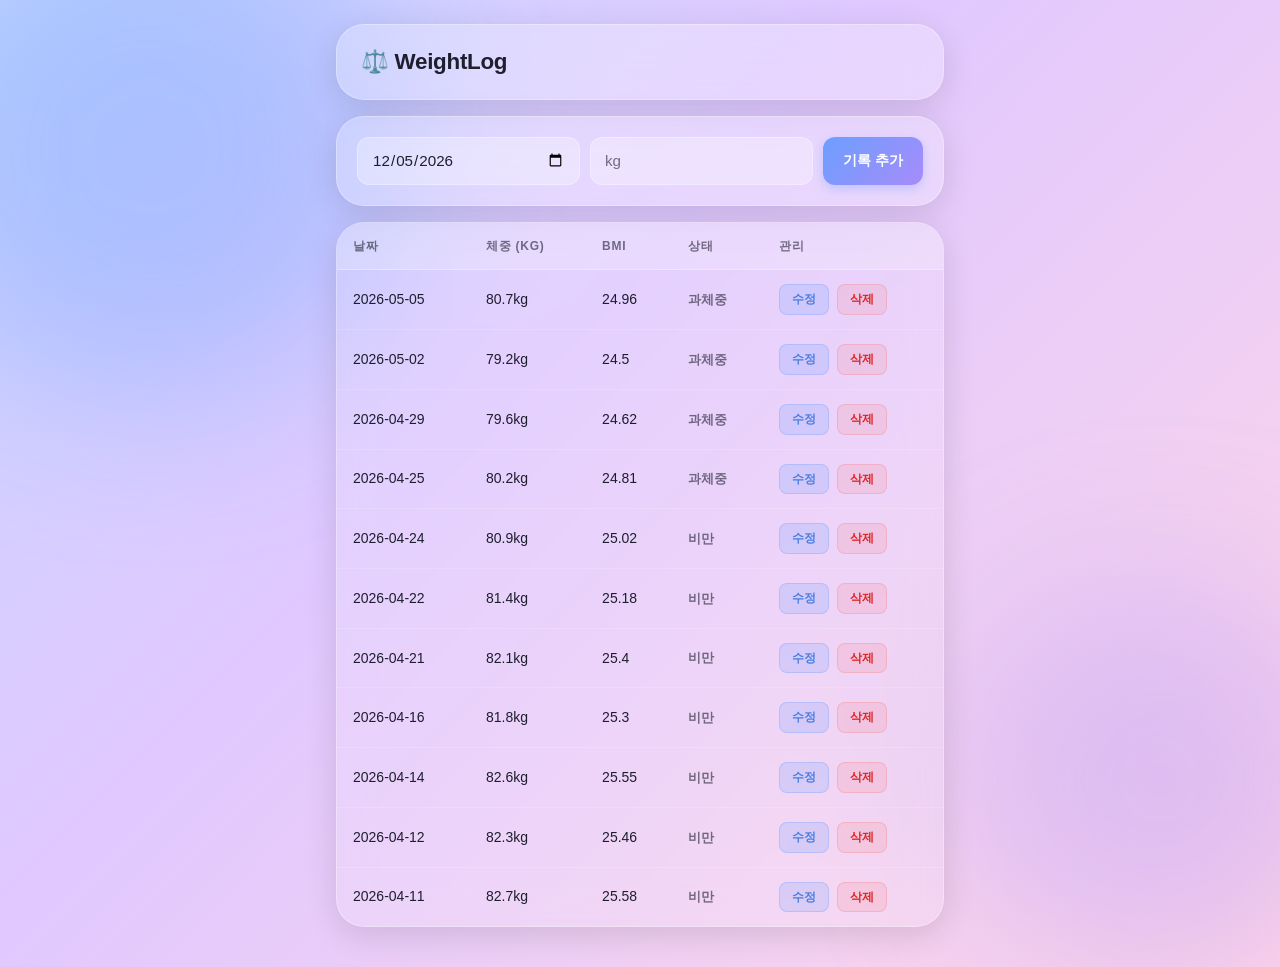
<file: index.html>
<!doctype html>
<html lang="ko">
  <head>
    <meta charset="UTF-8" />
    <meta name="viewport" content="width=device-width, initial-scale=1.0" />
    <title>WeightLog</title>

    <!-- 스타일 -->
    <link rel="stylesheet" href="css/reset.css" />
    <link rel="stylesheet" href="css/style.css" />

    <!-- JS 모듈 로드 순서: utils → storage → bmi → render → app -->
    <script src="js/utils.js" defer></script>
    <script src="js/storage.js" defer></script>
    <script src="js/bmi.js" defer></script>
    <script src="js/render.js" defer></script>
    <script src="js/app.js" defer></script>
  </head>
  <body>
    <!-- 첫 방문 시 노출 / LocalStorage에 기본정보 없으면 표시 -->
  <section id="setup-section">
    <h1>⚖️ WeightLog</h1>
    <h2>기본 정보를 입력해주세요</h2>
    <div class="setup-form">
      <div class="gender-group">
        <label>성별</label>
        <div class="radio-options">
            <label><input type="radio" name="gender" value="male" /> 남성</label>
            <label><input type="radio" name="gender" value="female" /> 여성</label>
        </div>
        </div>
        <div class="height-group">
          <label for="height-input">키 (cm)</label>
          <input type="number" id="height-input" placeholder="170" />
        </div>
        <div class="consent-group">
          <p>정보 저장 방식</p>
          <div class="consent-options">
              <label><input type="radio" name="consent" value="cookie" /> 쿠키에 저장 (브라우저를 닫아도 유지)</label>
              <label><input type="radio" name="consent" value="session" /> 세션에 저장 (브라우저를 닫으면 삭제)</label>
          </div>
        </div>
        <button id="setup-save-btn">시작하기</button>
    </div>
  </section>

    <!-- 재방문 or 기본정보 저장 후 노출 -->
    <main id="main-section">
      <header>
        <h1>⚖️ WeightLog</h1>
      </header>

      <!-- 날짜 + 체중 입력 폼 -->
      <section id="form-section">
        <input type="date" id="date-input" />
        <input type="number" id="weight-input" placeholder="kg" />
        <button id="weight-save-btn">기록 추가</button>
      </section>

      <!-- 기록 목록 / render.js가 tbody를 동적으로 채움 -->
      <section id="list-section">
        <table>
          <thead>
            <tr>
              <th>날짜</th>
              <th>체중 (kg)</th>
              <th>BMI</th>
              <th>상태</th>
              <th>관리</th>
            </tr>
          </thead>
          <tbody id="weight-list"></tbody>
        </table>
      </section>
    </main>
  </body>
</html>
</file>
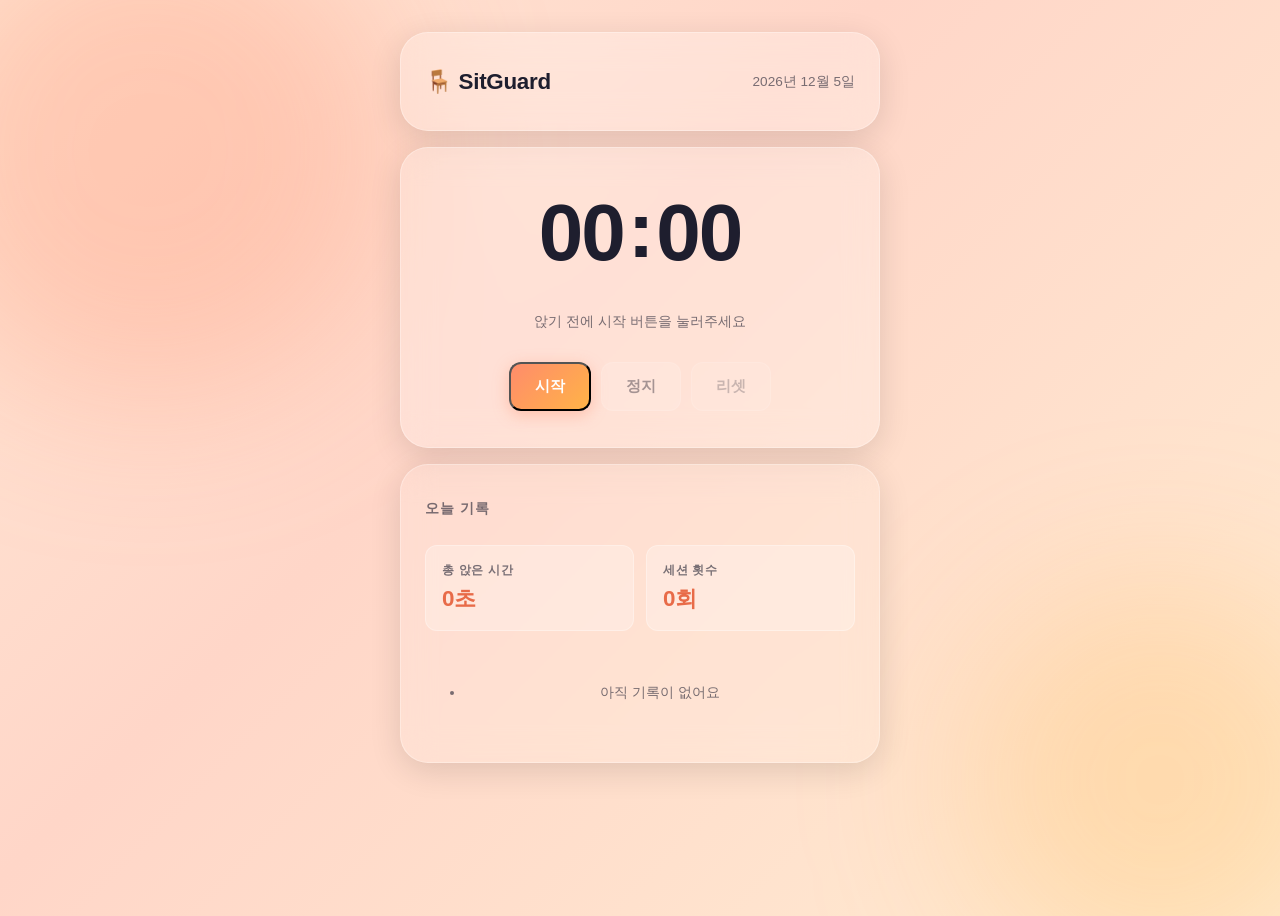
<file: sit-guard/index.html>
<!doctype html>
<html lang="ko">
  <head>
    <meta charset="UTF-8" />
    <meta name="viewport" content="width=device-width, initial-scale=1.0" />
    <title>SitGuard</title>

    <!-- 스타일 -->
    <link rel="stylesheet" href="css/reset.css" />
    <link rel="stylesheet" href="css/style.css" />

    <!-- JS 모듈 로드 순서: storage → timer → app -->
    <script src="js/storage.js" defer></script>
    <script src="js/timer.js" defer></script>
    <script src="js/app.js" defer></script>
  </head>
  <body>
    <main id="main-section">

      <header>
        <h1>🪑 SitGuard</h1>
        <p id="today-date"></p>
      </header>

      <!-- 타이머 섹션 -->
      <section id="timer-section">
        <div id="timer-display">
          <span id="timer-minutes">00</span>
          <span class="timer-colon">:</span>
          <span id="timer-seconds">00</span>
        </div>
        <p id="timer-status">앉기 전에 시작 버튼을 눌러주세요</p>
        <div id="timer-controls">
          <button id="start-btn">시작</button>
          <button id="stop-btn" disabled>정지</button>
          <button id="reset-btn" disabled>리셋</button>
        </div>
      </section>

      <!-- 경고 배너 (30분 초과 시 표시) -->
      <section id="warning-section" class="hidden">
        <p>⚠️ 30분 이상 앉아 있어요! 잠깐 일어나세요.</p>
      </section>

      <!-- 오늘 기록 섹션 -->
      <section id="record-section">
        <h2>오늘 기록</h2>
        <div id="summary">
          <div class="summary-item">
            <span class="summary-label">총 앉은 시간</span>
            <span id="total-time" class="summary-value">0분</span>
          </div>
          <div class="summary-item">
            <span class="summary-label">세션 횟수</span>
            <span id="session-count" class="summary-value">0회</span>
          </div>
        </div>
        <ul id="session-list">
          <!-- storage에서 동적으로 채움 -->
        </ul>
      </section>

    </main>
  </body>
</html>
</file>
<file: css/style.css>
/* =====================
   CSS 변수
   ===================== */
:root {
    --glass-bg: rgba(255, 255, 255, 0.15);
    --glass-bg-strong: rgba(255, 255, 255, 0.25);
    --glass-border: rgba(255, 255, 255, 0.3);
    --glass-shadow: 0 8px 32px rgba(0, 0, 0, 0.12);
    --glass-blur: blur(16px);

    --color-primary: #6c9fff;
    --color-primary-dark: #4a7fe0;
    --color-accent: #a78bfa;
    --color-text: #1e1e2e;
    --color-text-light: rgba(30, 30, 46, 0.6);
    --color-white: #ffffff;

    --status-normal: #34d399;
    --status-underweight: #60a5fa;
    --status-overweight: #fbbf24;
    --status-obese: #f87171;

    --radius-sm: 12px;
    --radius-md: 20px;
    --radius-lg: 28px;

    --font-display: 'Pretendard', 'Apple SD Gothic Neo', sans-serif;
}

/* =====================
   배경
   ===================== */
body {
    font-family: var(--font-display);
    color: var(--color-text);
    background: linear-gradient(135deg, #c8d8ff 0%, #e0c8ff 40%, #ffd6e8 100%);
    min-height: 100vh;
    position: relative;
    overflow-x: hidden;
}

/* 배경 블러 오브 */
body::before,
body::after {
    content: '';
    position: fixed;
    border-radius: 50%;
    filter: blur(80px);
    z-index: 0;
    pointer-events: none;
}

body::before {
    width: 500px;
    height: 500px;
    background: rgba(108, 159, 255, 0.35);
    top: -100px;
    left: -100px;
}

body::after {
    width: 400px;
    height: 400px;
    background: rgba(167, 139, 250, 0.3);
    bottom: -80px;
    right: -80px;
}

/* =====================
   공통 글래스 카드
   ===================== */
.glass-card {
    background: var(--glass-bg);
    backdrop-filter: var(--glass-blur);
    -webkit-backdrop-filter: var(--glass-blur);
    border: 1px solid var(--glass-border);
    border-radius: var(--radius-lg);
    box-shadow: var(--glass-shadow);
}

/* =====================
   setup 화면
   ===================== */
#setup-section {
    position: relative;
    z-index: 1;
    display: flex;
    flex-direction: column;
    align-items: center;
    justify-content: center;
    min-height: 100vh;
    padding: 24px;
}

#setup-section h1 {
    font-size: 2rem;
    font-weight: 800;
    letter-spacing: -0.5px;
    color: var(--color-text);
    margin-bottom: 8px;
}

#setup-section h2 {
    font-size: 1rem;
    font-weight: 500;
    color: var(--color-text-light);
    margin-bottom: 32px;
}

.setup-form {
    background: var(--glass-bg-strong);
    backdrop-filter: var(--glass-blur);
    -webkit-backdrop-filter: var(--glass-blur);
    border: 1px solid var(--glass-border);
    border-radius: var(--radius-lg);
    box-shadow: var(--glass-shadow);
    padding: 32px 28px;
    width: 100%;
    max-width: 400px;
    display: flex;
    flex-direction: column;
    gap: 24px;
}

/* 성별 선택 */
.gender-group,
.consent-group {
    display: flex;
    flex-direction: column;
    gap: 10px;
}

.gender-group label:first-child,
.consent-group p {
    font-size: 0.8rem;
    font-weight: 600;
    color: var(--color-text-light);
    text-transform: uppercase;
    letter-spacing: 0.08em;
}

.radio-options {
    display: flex;
    gap: 10px;
}

.radio-options label {
    flex: 1;
    display: flex;
    align-items: center;
    justify-content: center;
    gap: 6px;
    padding: 10px;
    background: rgba(255, 255, 255, 0.2);
    border: 1px solid var(--glass-border);
    border-radius: var(--radius-sm);
    cursor: pointer;
    font-size: 0.9rem;
    font-weight: 500;
    transition: all 0.2s ease;
}

.radio-options label:has(input:checked) {
    background: var(--color-primary);
    border-color: var(--color-primary);
    color: var(--color-white);
}

.radio-options input[type='radio'] {
    display: none;
}

/* 키 입력 */
.height-group {
    display: flex;
    flex-direction: column;
    gap: 8px;
}

.height-group label {
    font-size: 0.8rem;
    font-weight: 600;
    color: var(--color-text-light);
    text-transform: uppercase;
    letter-spacing: 0.08em;
}

.height-group input {
    padding: 12px 16px;
    background: rgba(255, 255, 255, 0.25);
    border: 1px solid var(--glass-border);
    border-radius: var(--radius-sm);
    font-size: 1rem;
    font-weight: 500;
    color: var(--color-text);
    transition: all 0.2s ease;
}

.height-group input:focus {
    background: rgba(255, 255, 255, 0.4);
    border-color: var(--color-primary);
}

.height-group input::placeholder {
    color: var(--color-text-light);
}

/* 동의 선택 */
.consent-options {
    display: flex;
    flex-direction: column;
    gap: 8px;
}

.consent-options label {
    display: flex;
    align-items: center;
    gap: 10px;
    padding: 12px 14px;
    background: rgba(255, 255, 255, 0.2);
    border: 1px solid var(--glass-border);
    border-radius: var(--radius-sm);
    cursor: pointer;
    font-size: 0.85rem;
    font-weight: 500;
    transition: all 0.2s ease;
}

.consent-options label:has(input:checked) {
    background: rgba(108, 159, 255, 0.2);
    border-color: var(--color-primary);
}

.consent-options input[type='radio'] {
    accent-color: var(--color-primary);
    width: 16px;
    height: 16px;
}

/* 시작 버튼 */
#setup-save-btn {
    padding: 14px;
    background: linear-gradient(135deg, var(--color-primary), var(--color-accent));
    color: var(--color-white);
    font-size: 1rem;
    font-weight: 700;
    border-radius: var(--radius-sm);
    letter-spacing: 0.02em;
    transition: all 0.2s ease;
    box-shadow: 0 4px 16px rgba(108, 159, 255, 0.4);
}

#setup-save-btn:hover {
    transform: translateY(-2px);
    box-shadow: 0 8px 24px rgba(108, 159, 255, 0.5);
}

#setup-save-btn:active {
    transform: translateY(0);
}

/* =====================
   메인 화면
   ===================== */
#main-section {
    display: none;
    position: relative;
    z-index: 1;
    max-width: 640px;
    margin: 0 auto;
    padding: 24px 16px 40px;
    /* display: flex; */
    flex-direction: column;
    gap: 16px;
}

/* 헤더 */
#main-section header {
    display: flex;
    align-items: center;
    justify-content: space-between;
    padding: 20px 24px;
    background: var(--glass-bg-strong);
    backdrop-filter: var(--glass-blur);
    -webkit-backdrop-filter: var(--glass-blur);
    border: 1px solid var(--glass-border);
    border-radius: var(--radius-lg);
    box-shadow: var(--glass-shadow);
}

#main-section header h1 {
    font-size: 1.4rem;
    font-weight: 800;
    letter-spacing: -0.3px;
}

/* 입력 폼 */
#form-section {
    display: flex;
    gap: 10px;
    padding: 20px;
    background: var(--glass-bg-strong);
    backdrop-filter: var(--glass-blur);
    -webkit-backdrop-filter: var(--glass-blur);
    border: 1px solid var(--glass-border);
    border-radius: var(--radius-lg);
    box-shadow: var(--glass-shadow);
    flex-wrap: wrap;
}

#form-section input {
    flex: 1;
    min-width: 120px;
    padding: 11px 14px;
    background: rgba(255, 255, 255, 0.3);
    border: 1px solid var(--glass-border);
    border-radius: var(--radius-sm);
    font-size: 0.95rem;
    font-weight: 500;
    color: var(--color-text);
    transition: all 0.2s ease;
}

#form-section input:focus {
    background: rgba(255, 255, 255, 0.5);
    border-color: var(--color-primary);
}

#form-section input::placeholder {
    color: var(--color-text-light);
}

#weight-save-btn {
    padding: 11px 20px;
    background: linear-gradient(135deg, var(--color-primary), var(--color-accent));
    color: var(--color-white);
    font-size: 0.9rem;
    font-weight: 700;
    border-radius: var(--radius-sm);
    transition: all 0.2s ease;
    box-shadow: 0 4px 12px rgba(108, 159, 255, 0.35);
    white-space: nowrap;
}

#weight-save-btn:hover {
    transform: translateY(-1px);
    box-shadow: 0 6px 18px rgba(108, 159, 255, 0.45);
}

#weight-save-btn:active {
    transform: translateY(0);
}

/* =====================
   기록 목록
   ===================== */
#list-section {
    background: var(--glass-bg);
    backdrop-filter: var(--glass-blur);
    -webkit-backdrop-filter: var(--glass-blur);
    border: 1px solid var(--glass-border);
    border-radius: var(--radius-lg);
    box-shadow: var(--glass-shadow);
    overflow: hidden;
}

table {
    width: 100%;
    font-size: 0.875rem;
}

thead {
    background: rgba(255, 255, 255, 0.2);
    border-bottom: 1px solid var(--glass-border);
}

thead th {
    padding: 14px 16px;
    font-size: 0.75rem;
    font-weight: 700;
    color: var(--color-text-light);
    text-transform: uppercase;
    letter-spacing: 0.06em;
    text-align: left;
}

tbody tr {
    border-bottom: 1px solid rgba(255, 255, 255, 0.15);
    transition: background 0.15s ease;
}

tbody tr:last-child {
    border-bottom: none;
}

tbody tr:hover {
    background: rgba(255, 255, 255, 0.15);
}

tbody td {
    padding: 14px 16px;
    font-weight: 500;
    color: var(--color-text);
    vertical-align: middle;
}

/* BMI 상태 뱃지 */
tbody td:nth-child(4) {
    font-weight: 700;
    font-size: 0.8rem;
}

tbody tr:has(td:nth-child(4)):nth-child(n) td:nth-child(4) {
    color: var(--color-text-light);
}

/* 수정 / 삭제 버튼 */
.edit-btn,
.delete-btn {
    padding: 5px 12px;
    border-radius: 8px;
    font-size: 0.78rem;
    font-weight: 600;
    transition: all 0.15s ease;
}

.edit-btn {
    background: rgba(108, 159, 255, 0.2);
    color: var(--color-primary-dark);
    border: 1px solid rgba(108, 159, 255, 0.3);
    margin-right: 4px;
}

.edit-btn:hover {
    background: rgba(108, 159, 255, 0.35);
}

.delete-btn {
    background: rgba(248, 113, 113, 0.15);
    color: #dc2626;
    border: 1px solid rgba(248, 113, 113, 0.25);
}

.delete-btn:hover {
    background: rgba(248, 113, 113, 0.3);
}

/* 빈 상태 */
tbody tr td[colspan] {
    text-align: center;
    padding: 40px;
    color: var(--color-text-light);
    font-size: 0.9rem;
}

/* =====================
   반응형
   ===================== */
@media (max-width: 480px) {
    #main-section {
        padding: 16px 12px 32px;
    }

    thead th:nth-child(3),
    tbody td:nth-child(3) {
        display: none;
    }

    .edit-btn,
    .delete-btn {
        padding: 4px 8px;
        font-size: 0.72rem;
    }
}
</file>
<file: sit-guard/css/style.css>
/* =====================
   CSS 변수
   ===================== */
:root {
    --glass-bg: rgba(255, 255, 255, 0.15);
    --glass-bg-strong: rgba(255, 255, 255, 0.25);
    --glass-border: rgba(255, 255, 255, 0.3);
    --glass-shadow: 0 8px 32px rgba(0, 0, 0, 0.12);
    --glass-blur: blur(16px);

    --color-primary: #ff8c6b;
    --color-primary-dark: #e86b48;
    --color-accent: #ffb347;
    --color-text: #1e1e2e;
    --color-text-light: rgba(30, 30, 46, 0.6);
    --color-white: #ffffff;
    --color-warning: #ef4444;

    --radius-sm: 12px;
    --radius-md: 20px;
    --radius-lg: 28px;

    --font-display: 'Pretendard', 'Apple SD Gothic Neo', sans-serif;
}

/* =====================
   배경
   ===================== */
body {
    font-family: var(--font-display);
    color: var(--color-text);
    background: linear-gradient(135deg, #ffe8d6 0%, #ffd6c8 40%, #ffecd2 100%);
    min-height: 100vh;
    position: relative;
    overflow-x: hidden;
}

body::before,
body::after {
    content: '';
    position: fixed;
    border-radius: 50%;
    filter: blur(80px);
    z-index: 0;
    pointer-events: none;
}

body::before {
    width: 500px;
    height: 500px;
    background: rgba(255, 140, 107, 0.3);
    top: -100px;
    left: -100px;
}

body::after {
    width: 400px;
    height: 400px;
    background: rgba(255, 179, 71, 0.25);
    bottom: -80px;
    right: -80px;
}

/* =====================
   메인 레이아웃
   ===================== */
#main-section {
    position: relative;
    z-index: 1;
    max-width: 480px;
    margin: 0 auto;
    padding: 24px 16px 40px;
    display: flex;
    flex-direction: column;
    gap: 16px;
}

/* =====================
   헤더
   ===================== */
header {
    display: flex;
    align-items: center;
    justify-content: space-between;
    padding: 20px 24px;
    background: var(--glass-bg-strong);
    backdrop-filter: var(--glass-blur);
    -webkit-backdrop-filter: var(--glass-blur);
    border: 1px solid var(--glass-border);
    border-radius: var(--radius-lg);
    box-shadow: var(--glass-shadow);
}

header h1 {
    font-size: 1.4rem;
    font-weight: 800;
    letter-spacing: -0.3px;
}

#today-date {
    font-size: 0.85rem;
    font-weight: 500;
    color: var(--color-text-light);
}

/* =====================
   타이머 섹션
   ===================== */
#timer-section {
    display: flex;
    flex-direction: column;
    align-items: center;
    gap: 16px;
    padding: 36px 24px;
    background: var(--glass-bg-strong);
    backdrop-filter: var(--glass-blur);
    -webkit-backdrop-filter: var(--glass-blur);
    border: 1px solid var(--glass-border);
    border-radius: var(--radius-lg);
    box-shadow: var(--glass-shadow);
}

#timer-display {
    display: flex;
    align-items: center;
    gap: 4px;
    font-size: 5rem;
    font-weight: 800;
    letter-spacing: -2px;
    color: var(--color-text);
    font-variant-numeric: tabular-nums;
}

.timer-colon {
    animation: blink 1s step-end infinite;
    margin-bottom: 6px;
}

@keyframes blink {
    0%,
    100% {
        opacity: 1;
    }
    50% {
        opacity: 0;
    }
}

#timer-status {
    font-size: 0.9rem;
    font-weight: 500;
    color: var(--color-text-light);
}

#timer-controls {
    display: flex;
    gap: 10px;
}

#timer-controls button {
    padding: 12px 24px;
    border-radius: var(--radius-sm);
    font-size: 0.95rem;
    font-weight: 700;
    transition: all 0.2s ease;
}

#start-btn {
    background: linear-gradient(135deg, var(--color-primary), var(--color-accent));
    color: var(--color-white);
    box-shadow: 0 4px 16px rgba(255, 140, 107, 0.4);
}

#start-btn:hover:not(:disabled) {
    transform: translateY(-2px);
    box-shadow: 0 8px 24px rgba(255, 140, 107, 0.5);
}

#stop-btn {
    background: rgba(255, 255, 255, 0.3);
    color: var(--color-text);
    border: 1px solid var(--glass-border);
}

#stop-btn:hover:not(:disabled) {
    background: rgba(255, 255, 255, 0.5);
}

#reset-btn {
    background: rgba(255, 255, 255, 0.2);
    color: var(--color-text-light);
    border: 1px solid var(--glass-border);
}

#reset-btn:hover:not(:disabled) {
    background: rgba(255, 255, 255, 0.4);
}

button:disabled {
    opacity: 0.4;
    cursor: not-allowed;
}

/* =====================
   경고 배너
   ===================== */
#warning-section {
    padding: 16px 24px;
    background: rgba(239, 68, 68, 0.15);
    backdrop-filter: var(--glass-blur);
    -webkit-backdrop-filter: var(--glass-blur);
    border: 1px solid rgba(239, 68, 68, 0.3);
    border-radius: var(--radius-md);
    text-align: center;
    font-size: 0.95rem;
    font-weight: 600;
    color: var(--color-warning);
    animation: pulse 2s ease-in-out infinite;
}

@keyframes pulse {
    0%,
    100% {
        opacity: 1;
    }
    50% {
        opacity: 0.6;
    }
}

.hidden {
    display: none;
}

/* =====================
   오늘 기록 섹션
   ===================== */
#record-section {
    padding: 24px;
    background: var(--glass-bg);
    backdrop-filter: var(--glass-blur);
    -webkit-backdrop-filter: var(--glass-blur);
    border: 1px solid var(--glass-border);
    border-radius: var(--radius-lg);
    box-shadow: var(--glass-shadow);
    display: flex;
    flex-direction: column;
    gap: 16px;
}

#record-section h2 {
    font-size: 0.85rem;
    font-weight: 700;
    color: var(--color-text-light);
    text-transform: uppercase;
    letter-spacing: 0.08em;
}

#summary {
    display: flex;
    gap: 12px;
}

.summary-item {
    flex: 1;
    display: flex;
    flex-direction: column;
    gap: 4px;
    padding: 16px;
    background: rgba(255, 255, 255, 0.25);
    border: 1px solid var(--glass-border);
    border-radius: var(--radius-sm);
}

.summary-label {
    font-size: 0.75rem;
    font-weight: 600;
    color: var(--color-text-light);
    text-transform: uppercase;
    letter-spacing: 0.06em;
}

.summary-value {
    font-size: 1.4rem;
    font-weight: 800;
    color: var(--color-primary-dark);
}

/* 세션 목록 */
#session-list {
    display: flex;
    flex-direction: column;
    gap: 8px;
}

.session-item {
    display: flex;
    justify-content: space-between;
    align-items: center;
    padding: 12px 16px;
    background: rgba(255, 255, 255, 0.2);
    border: 1px solid var(--glass-border);
    border-radius: var(--radius-sm);
    font-size: 0.875rem;
}

.session-time {
    font-weight: 600;
    color: var(--color-text);
}

.session-duration {
    font-weight: 700;
    color: var(--color-primary-dark);
}

.empty-message {
    text-align: center;
    padding: 20px;
    color: var(--color-text-light);
    font-size: 0.9rem;
}

/* =====================
   반응형
   ===================== */
@media (max-width: 480px) {
    #timer-display {
        font-size: 4rem;
    }

    #timer-controls button {
        padding: 10px 18px;
        font-size: 0.875rem;
    }
}
</file>
